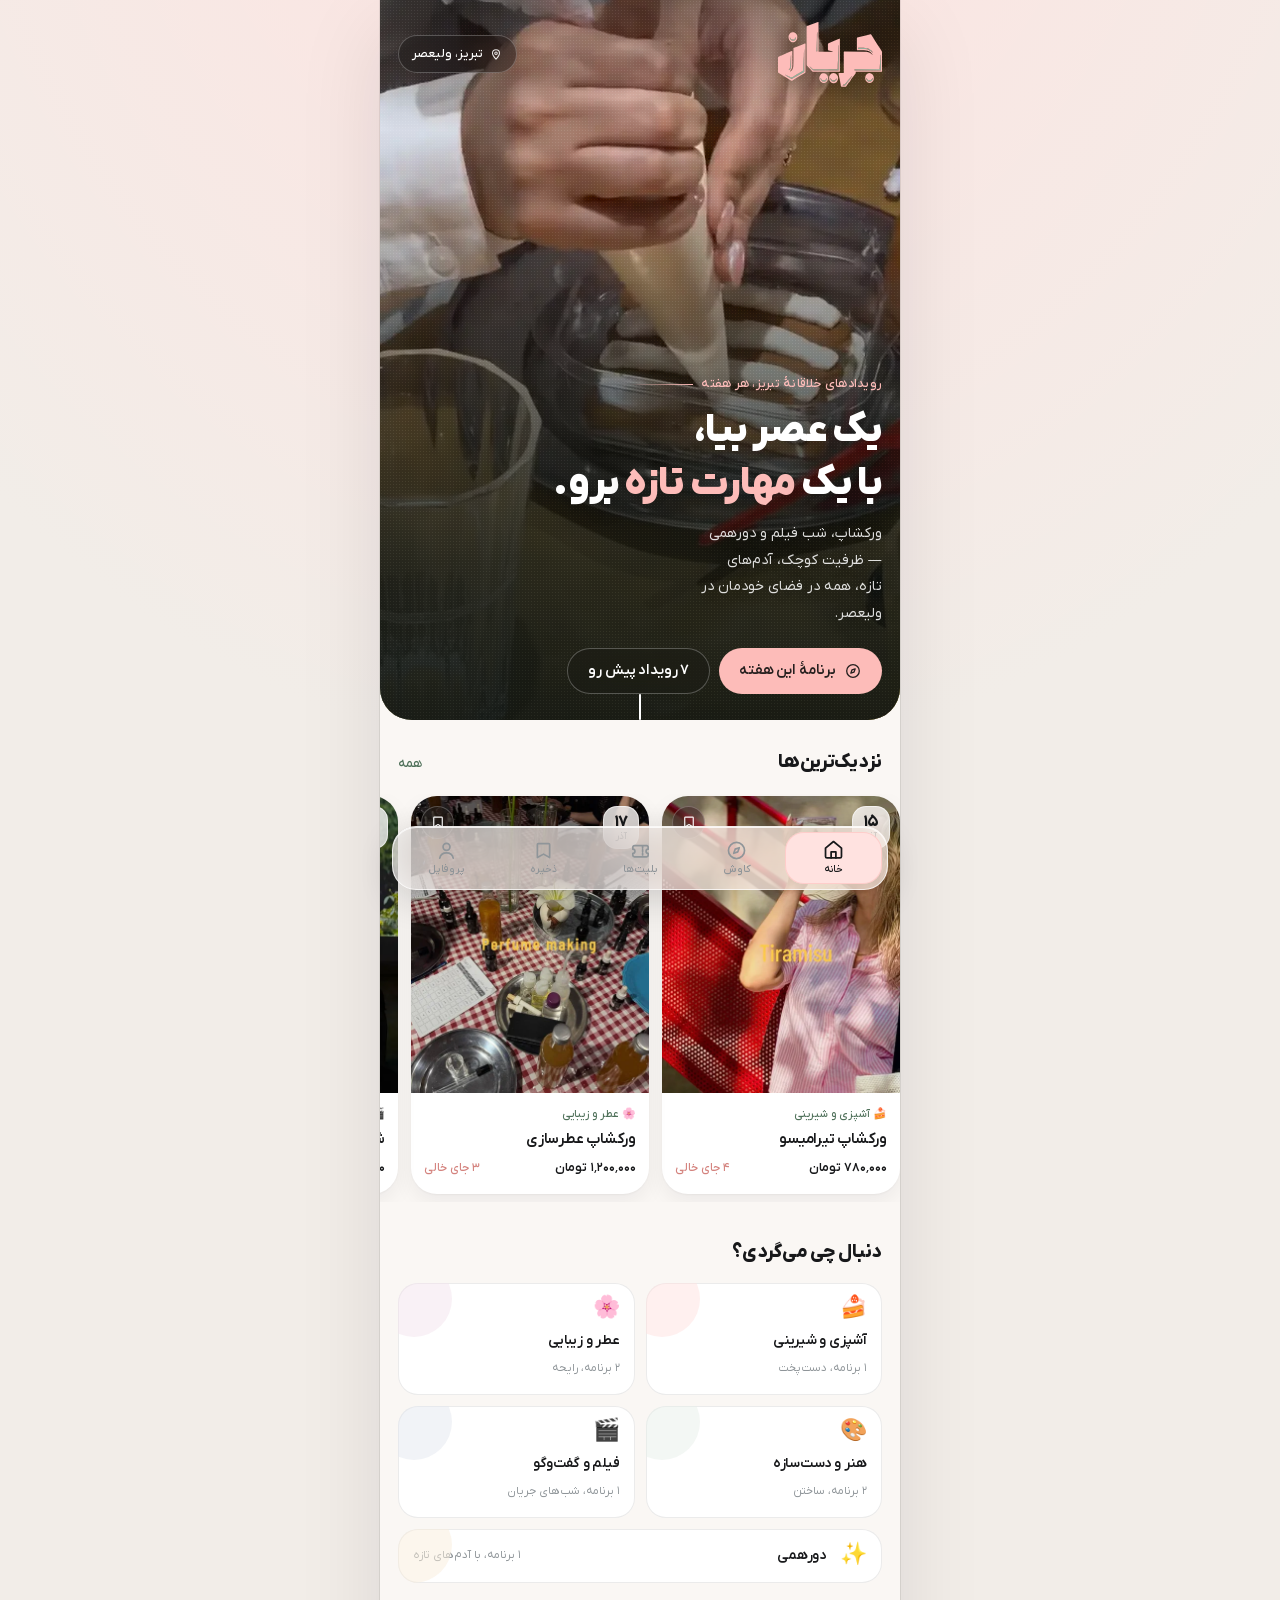
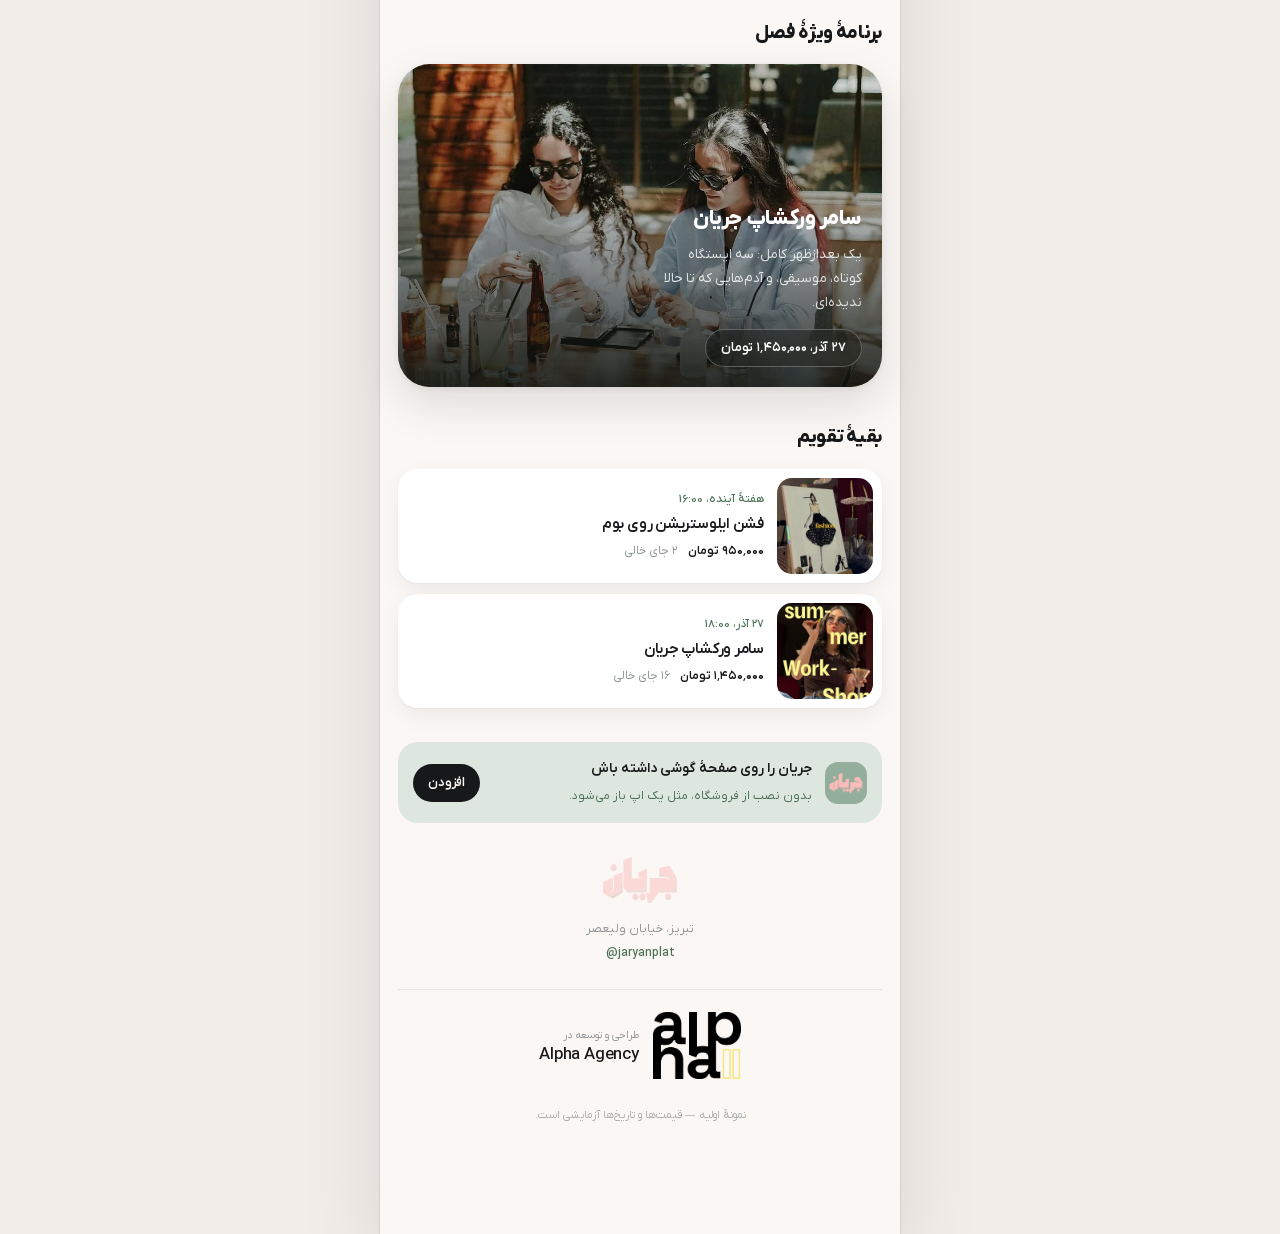
<file: index.html>
<!doctype html>
<html dir="rtl" lang="fa">
<head>
<meta charset="utf-8">
<meta name="viewport" content="width=device-width, initial-scale=1, viewport-fit=cover, maximum-scale=5">
<title>جریان — پلتفرم رویدادهای تبریز</title>
<meta name="description" content="جریان؛ ورکشاپ، شب فیلم و رویدادهای خلاقانه در تبریز، ولیعصر. ببین، جا رزرو کن، بیا.">
<meta name="theme-color" content="#FAF7F4" media="(prefers-color-scheme: light)">
<meta name="theme-color" content="#FAF7F4">
<meta name="apple-mobile-web-app-capable" content="yes">
<meta name="apple-mobile-web-app-status-bar-style" content="default">
<meta name="apple-mobile-web-app-title" content="جریان">
<meta name="mobile-web-app-capable" content="yes">
<meta name="color-scheme" content="light">

<meta property="og:type" content="website">
<meta property="og:title" content="جریان — پلتفرم رویدادهای تبریز">
<meta property="og:description" content="ورکشاپ، شب فیلم و رویدادهای خلاقانه در تبریز، ولیعصر.">
<meta property="og:image" content="assets/img/og.jpg">
<meta property="og:locale" content="fa_IR">
<meta name="twitter:card" content="summary_large_image">

<link rel="manifest" href="manifest.webmanifest">
<link rel="icon" href="assets/icons/favicon-32.png" sizes="32x32">
<link rel="apple-touch-icon" href="assets/icons/icon-180.png">
<link rel="stylesheet" href="css/app.css">

<link rel="preload" as="font" type="font/woff2" href="assets/fonts/IRANYekanXFaNum-Regular.woff2" crossorigin>
<link rel="preload" as="font" type="font/woff2" href="assets/fonts/IRANYekanXFaNum-DemiBold.woff2" crossorigin>
<link rel="preload" as="image" href="media/hero-poster.webp">
</head>
<body>

<!-- the boot veil: the wordmark draws itself in, then lifts -->
<div class="boot" id="boot" aria-hidden="true">
  <div class="boot-mark" id="bootMark"></div>
</div>

<!-- glass top bar — earns its place only after the hero scrolls away -->
<header class="topbar" id="topbar">
  <button class="topbar-back" id="topbarBack" type="button" aria-label="بازگشت">
    <svg viewBox="0 0 24 24" width="21" height="21" fill="none" stroke="currentColor"
         stroke-width="1.9" stroke-linecap="round" stroke-linejoin="round">
      <path d="M9 5l7 7-7 7"/></svg>
  </button>
  <div class="topbar-title" id="topbarTitle">جریان</div>
  <button class="topbar-act" id="topbarAct" type="button" aria-label="ذخیره"></button>
</header>

<main id="app" class="app" tabindex="-1"></main>

<!-- glass tab bar -->
<nav class="tabbar" id="tabbar" aria-label="ناوبری اصلی">
  <div class="tab-pill" id="tabPill" aria-hidden="true"></div>
</nav>

<div class="toast-dock" id="toastDock" aria-live="polite"></div>
<div class="sheet-root" id="sheetRoot"></div>

<script type="module" src="js/app.js"></script>
<noscript>
  <div style="padding:28px;text-align:center">برای دیدن جریان، جاوااسکریپت را روشن کنید.</div>
</noscript>
</body>
</html>
</file>
<file: css/app.css>
/* =========================================================================
   جریان — Tabriz, Valiasr
   Blush on warm paper, sage for structure, glass for every floating thing.
   ========================================================================= */

/* ------------------------------------------------------------------ type */
@font-face{font-family:Yekan;src:url(../assets/fonts/IRANYekanXFaNum-Regular.woff2)format("woff2");
  font-weight:400;font-display:swap}
@font-face{font-family:Yekan;src:url(../assets/fonts/IRANYekanXFaNum-Medium.woff2)format("woff2");
  font-weight:500;font-display:swap}
@font-face{font-family:Yekan;src:url(../assets/fonts/IRANYekanXFaNum-DemiBold.woff2)format("woff2");
  font-weight:600;font-display:swap}
@font-face{font-family:Yekan;src:url(../assets/fonts/IRANYekanXFaNum-ExtraBold.woff2)format("woff2");
  font-weight:800;font-display:swap}
@font-face{font-family:Yekan;src:url(../assets/fonts/IRANYekanXFaNum-Black.woff2)format("woff2");
  font-weight:900;font-display:swap}
/* the FaNum face turns Latin keystrokes into ۰–۹ by itself — never convert in JS.
   Latin passages (jaryanplat, TABRIZ) need the plain face or they come out as digits-only. */
@font-face{font-family:YekanLatin;src:url(../assets/fonts/IRANYekanX-Medium.woff2)format("woff2");
  font-weight:400 700;font-display:swap}

/* ---------------------------------------------------------------- tokens */
:root{
  --blush:#FDBCB9;
  --blush-soft:#FFE2E0;
  --blush-deep:#D4837E;
  --sage:#93AE9B;
  --sage-soft:#DDE7DF;
  --sage-deep:#4E7059;

  --paper:#FAF7F4;
  --paper-2:#F2EDE8;
  --card:#FFFFFF;
  --ink:#17181A;
  --ink-2:#5B6064;
  --ink-3:#8F9599;
  --line:rgba(23,24,26,.085);
  --line-2:rgba(23,24,26,.14);

  --glass:rgba(255,255,255,.62);
  --glass-strong:rgba(255,255,255,.78);
  --glass-dark:rgba(24,26,25,.34);
  --glass-edge:rgba(255,255,255,.72);
  --blur:saturate(180%) blur(30px);

  --r-xs:10px; --r-sm:14px; --r-md:20px; --r-lg:26px; --r-xl:32px;
  --shadow-1:0 1px 2px rgba(23,24,26,.04), 0 8px 22px rgba(23,24,26,.06);
  --shadow-2:0 2px 6px rgba(23,24,26,.06), 0 18px 44px rgba(23,24,26,.12);
  --shadow-glass:0 10px 34px rgba(23,24,26,.16), inset 0 1px 0 rgba(255,255,255,.8);

  --spring:cubic-bezier(.18,1.16,.28,1);
  --ease:cubic-bezier(.32,.72,0,1);

  --shell:520px;
  --gut:18px;
  --safe-b:env(safe-area-inset-bottom,0px);
  --safe-t:env(safe-area-inset-top,0px);
  --tabh:64px;
  --topbarh:calc(52px + var(--safe-t));
}

/* ------------------------------------------------------------------ base */
*,*::before,*::after{box-sizing:border-box}
html,body{margin:0;padding:0}
html{-webkit-text-size-adjust:100%}
body{
  font-family:Yekan,system-ui,sans-serif;
  font-weight:400;font-size:15px;line-height:1.78;
  color:var(--ink);background:var(--paper);
  -webkit-font-smoothing:antialiased;text-rendering:optimizeLegibility;
  overscroll-behavior-y:none;
  min-height:100svh;
}
body.locked{overflow:hidden}
img,svg,video{display:block;max-width:100%}
button{font:inherit;color:inherit;border:0;background:none;padding:0;cursor:pointer;
  -webkit-tap-highlight-color:transparent}
input,textarea,select{font:inherit;color:inherit}
a{color:inherit;text-decoration:none}
:focus-visible{outline:2px solid var(--sage-deep);outline-offset:3px;border-radius:6px}
.ltr{direction:ltr;unicode-bidi:isolate;font-family:YekanLatin,system-ui,sans-serif}
.sr{position:absolute;width:1px;height:1px;padding:0;margin:-1px;overflow:hidden;
  clip:rect(0 0 0 0);white-space:nowrap;border:0}

/* the phone column — on a laptop the preview should read as a phone */
.app{
  width:100%;max-width:var(--shell);margin-inline:auto;
  padding-bottom:calc(var(--tabh) + var(--safe-b) + 34px);
  min-height:100svh;
}
@media (min-width:640px){
  body{background:
    radial-gradient(120% 60% at 50% -10%, var(--blush-soft) 0%, transparent 62%),
    var(--paper-2);}
  .app{background:var(--paper);box-shadow:0 0 0 1px var(--line), 0 30px 80px rgba(23,24,26,.1)}
}

/* --------------------------------------------------------------- boot veil */
.boot{
  position:fixed;inset:0;z-index:120;display:grid;place-items:center;
  background:var(--sage);
  transition:opacity .5s var(--ease), visibility .5s;
}
.boot.gone{opacity:0;visibility:hidden}
.boot-mark{width:min(46vw,210px)}
.boot-mark svg{width:100%;height:auto}
.boot-mark .wm-blush,.boot-mark .wm-sage{
  opacity:0;transform:translateY(14px);
  animation:bootIn .9s var(--spring) forwards;
}
.boot-mark .wm-sage{animation-delay:.06s}
.boot-mark .wm-blush{animation-delay:.14s}
@keyframes bootIn{to{opacity:1;transform:none}}

/* ------------------------------------------------------------------ glass */
.glass{
  background:var(--glass);
  -webkit-backdrop-filter:var(--blur);backdrop-filter:var(--blur);
  border:1px solid var(--glass-edge);
  box-shadow:var(--shadow-glass);
}
@supports not ((backdrop-filter:blur(1px)) or (-webkit-backdrop-filter:blur(1px))){
  .glass{background:rgba(255,255,255,.94)}
}

/* ---------------------------------------------------------------- topbar */
.topbar{
  position:fixed;top:0;left:0;right:0;z-index:60;
  height:var(--topbarh);padding:var(--safe-t) var(--gut) 0;
  max-width:var(--shell);margin-inline:auto;
  display:grid;grid-template-columns:38px 1fr 38px;align-items:center;gap:8px;
  background:var(--glass-strong);
  -webkit-backdrop-filter:var(--blur);backdrop-filter:var(--blur);
  border-bottom:1px solid var(--line);
  transform:translateY(-102%);
  transition:transform .42s var(--ease), opacity .3s linear;
  opacity:0;
}
.topbar.show{transform:none;opacity:1}
.topbar-title{text-align:center;font-weight:600;font-size:15.5px;
  white-space:nowrap;overflow:hidden;text-overflow:ellipsis}
.topbar-back,.topbar-act{
  width:38px;height:38px;display:grid;place-items:center;border-radius:50%;
  color:var(--ink);transition:background .2s, transform .2s var(--spring);
}
.topbar-back:active,.topbar-act:active{background:var(--paper-2);transform:scale(.9)}
.topbar-back[hidden],.topbar-act[hidden]{visibility:hidden}
.topbar-act.on{color:var(--blush-deep)}

/* ---------------------------------------------------------------- tabbar */
.tabbar{
  position:fixed;z-index:70;
  bottom:calc(10px + var(--safe-b));
  left:max(12px, calc(50% - var(--shell)/2 + 12px));
  right:max(12px, calc(50% - var(--shell)/2 + 12px));
  height:var(--tabh);border-radius:24px;
  display:grid;grid-auto-flow:column;grid-auto-columns:1fr;
  align-items:center;padding:5px;
  background:var(--glass);
  -webkit-backdrop-filter:var(--blur);backdrop-filter:var(--blur);
  border:1px solid var(--glass-edge);
  box-shadow:var(--shadow-glass);
  transition:transform .44s var(--ease);
}
.tabbar.hide{transform:translateY(calc(100% + 22px + var(--safe-b)))}
@supports not ((backdrop-filter:blur(1px)) or (-webkit-backdrop-filter:blur(1px))){
  .tabbar{background:rgba(255,255,255,.95)}
}
.tab-pill{
  position:absolute;top:5px;bottom:5px;left:0;width:0;
  border-radius:19px;background:var(--blush-soft);
  box-shadow:inset 0 0 0 1px rgba(253,188,185,.55);
  transition:transform .5s var(--spring), width .5s var(--spring), opacity .2s;
  pointer-events:none;
}
.tab{
  position:relative;z-index:1;height:100%;
  display:grid;place-items:center;align-content:center;gap:1px;
  color:var(--ink-3);border-radius:19px;
  transition:color .28s var(--ease), transform .3s var(--spring);
}
.tab svg{width:23px;height:23px;transition:transform .4s var(--spring)}
.tab-label{font-size:10.5px;font-weight:500;letter-spacing:-.01em;line-height:1.4}
.tab.on{color:var(--ink)}
.tab.on svg{transform:translateY(-1px) scale(1.04)}
.tab:active{transform:scale(.93)}
.tab-dot{
  position:absolute;top:9px;inset-inline-start:calc(50% - 15px);
  min-width:16px;height:16px;padding:0 4px;border-radius:9px;
  background:var(--ink);color:var(--paper);
  font-size:10px;font-weight:600;line-height:16px;text-align:center;
}

/* ------------------------------------------------------------------ view */
.view{animation:viewIn .42s var(--ease)}
@keyframes viewIn{from{opacity:0;transform:translateY(9px)}to{opacity:1;transform:none}}
.pad{padding-inline:var(--gut)}
.section{margin-top:34px}
.section-head{
  display:flex;align-items:baseline;justify-content:space-between;gap:12px;
  padding-inline:var(--gut);margin-bottom:14px;
}
.section-head h2{margin:0;font-size:19px;font-weight:800;letter-spacing:-.015em}
.section-head .more{font-size:13px;font-weight:500;color:var(--sage-deep)}
.section-sub{margin:-8px var(--gut) 14px;font-size:13px;color:var(--ink-3)}

/* ------------------------------------------------------------------ hero */
.hero{position:relative;height:min(86svh,720px);min-height:520px;overflow:hidden;
  border-bottom-left-radius:var(--r-xl);border-bottom-right-radius:var(--r-xl);
  background:var(--sage-deep)}
.hero video,.hero .hero-poster{
  position:absolute;inset:0;width:100%;height:100%;object-fit:cover;
}
.hero video{opacity:0;transition:opacity .9s ease .1s}
.hero video.ready{opacity:1}
.hero-scrim{
  position:absolute;inset:0;
  /* The clip is a busy, warm, high-key workshop table — white type needs a
     real floor under it, not a polite tint. Two stacked ramps: a heavy one
     from the bottom through the headline, a light one at the top for the
     wordmark and the location chip. */
  background:
    linear-gradient(to top, rgba(14,18,15,.92) 0%, rgba(14,18,15,.82) 22%,
                    rgba(14,18,15,.58) 44%, rgba(14,18,15,.18) 68%,
                    rgba(14,18,15,.05) 82%, rgba(14,18,15,.44) 100%),
    linear-gradient(to top, rgba(78,112,89,.28), transparent 60%);
}
.hero-grain{position:absolute;inset:0;opacity:.5;mix-blend-mode:soft-light;
  background-image:radial-gradient(rgba(255,255,255,.5) .5px, transparent .5px);
  background-size:3px 3px}
.hero-body{
  position:absolute;inset:0;z-index:2;
  display:flex;flex-direction:column;justify-content:space-between;
  padding:calc(var(--safe-t) + 22px) var(--gut) 26px;
}
.hero-top{display:flex;align-items:center;justify-content:space-between;gap:10px}
.hero-mark{width:104px}
.hero-mark svg{width:100%;height:auto;filter:drop-shadow(0 3px 16px rgba(0,0,0,.4))}
.hero-chip{
  display:inline-flex;align-items:center;gap:6px;
  padding:7px 13px;border-radius:999px;font-size:12.5px;font-weight:500;color:#fff;
  background:var(--glass-dark);
  -webkit-backdrop-filter:blur(18px) saturate(160%);backdrop-filter:blur(18px) saturate(160%);
  border:1px solid rgba(255,255,255,.24);
}
.hero-chip svg{width:14px;height:14px;opacity:.9}
.hero-copy{color:#fff}
.hero-kicker{
  font-size:12.5px;font-weight:500;letter-spacing:.02em;
  color:var(--blush);margin-bottom:10px;
  display:flex;align-items:center;gap:8px;
}
.hero-kicker::after{content:"";height:1px;flex:1;max-width:64px;
  background:linear-gradient(to left, var(--blush), transparent)}
.hero h1{
  margin:0 0 10px;font-size:clamp(30px,8.4vw,40px);font-weight:900;
  line-height:1.32;letter-spacing:-.022em;
  text-shadow:0 2px 22px rgba(0,0,0,.35);
}
.hero h1 em{font-style:normal;color:var(--blush)}
.hero-lede{margin:0 0 20px;font-size:14.5px;line-height:1.85;color:rgba(255,255,255,.86);
  max-width:31ch;text-shadow:0 1px 14px rgba(0,0,0,.4)}
.hero-cta{display:flex;gap:9px;flex-wrap:wrap}
.hero-scroll{
  position:absolute;bottom:0;left:50%;transform:translateX(-50%);
  width:2px;height:26px;border-radius:2px;overflow:hidden;
  background:rgba(255,255,255,.22);
}
.hero-scroll::after{content:"";position:absolute;inset:0;background:#fff;
  animation:scrollCue 2.1s var(--ease) infinite}
@keyframes scrollCue{0%{transform:translateY(-100%)}60%,100%{transform:translateY(100%)}}

/* --------------------------------------------------------------- buttons */
.btn{
  display:inline-flex;align-items:center;justify-content:center;gap:8px;
  height:46px;padding:0 20px;border-radius:999px;
  font-weight:600;font-size:14.5px;letter-spacing:-.01em;white-space:nowrap;
  transition:transform .26s var(--spring), background .2s, opacity .2s, box-shadow .2s;
}
.btn:active{transform:scale(.955)}
.btn svg{width:18px;height:18px}
.btn-ink{background:var(--ink);color:var(--paper)}
.btn-blush{background:var(--blush);color:#26201F}
.btn-sage{background:var(--sage-deep);color:#fff}
.btn-quiet{background:var(--paper-2);color:var(--ink)}
.btn-line{box-shadow:inset 0 0 0 1px var(--line-2);color:var(--ink)}
.btn-glass{
  color:#fff;background:var(--glass-dark);
  -webkit-backdrop-filter:blur(18px) saturate(160%);backdrop-filter:blur(18px) saturate(160%);
  border:1px solid rgba(255,255,255,.26);
}
.btn-block{width:100%}
.btn[disabled]{opacity:.42;pointer-events:none}
.btn-sm{height:38px;padding:0 15px;font-size:13px}

/* ----------------------------------------------------------------- chips */
.chiprow{
  display:flex;gap:8px;overflow-x:auto;scrollbar-width:none;
  padding:2px var(--gut) 4px;scroll-snap-type:x proximity;
}
.chiprow::-webkit-scrollbar{display:none}
.chip{
  flex:0 0 auto;scroll-snap-align:start;
  height:36px;padding:0 15px;border-radius:999px;
  display:inline-flex;align-items:center;gap:7px;
  font-size:13px;font-weight:500;color:var(--ink-2);
  background:var(--card);box-shadow:inset 0 0 0 1px var(--line);
  transition:all .28s var(--spring);
}
.chip .emo{font-size:14px;line-height:1}
.chip.on{background:var(--ink);color:var(--paper);box-shadow:none;transform:translateY(-1px)}
.chip:active{transform:scale(.95)}

/* ----------------------------------------------------------------- cards */
.rail{
  display:flex;gap:13px;overflow-x:auto;scrollbar-width:none;
  padding:2px var(--gut) 8px;scroll-snap-type:x mandatory;
}
.rail::-webkit-scrollbar{display:none}
.rail > *{scroll-snap-align:start;flex:0 0 auto}

.ecard{
  /* every part of a card is a <span> inside a <button> — nothing here is
     block-level unless it is said out loud, and an inline .ecard-shot quietly
     ignores its aspect-ratio and overflows the card */
  display:block;
  position:relative;width:238px;border-radius:var(--r-lg);overflow:hidden;
  background:var(--card);box-shadow:var(--shadow-1);
  transition:transform .34s var(--spring), box-shadow .3s;
  text-align:start;
}
.ecard:active{transform:scale(.975)}
.ecard-open{display:block;width:100%;text-align:start;color:inherit}
.ecard-shot{display:block;position:relative;aspect-ratio:4/5;background:var(--paper-2);overflow:hidden}
.ecard-shot img{width:100%;height:100%;object-fit:cover}
.ecard-date{
  position:absolute;top:10px;inset-inline-start:10px;
  padding:6px 10px 5px;border-radius:14px;text-align:center;line-height:1.15;
  background:var(--glass-strong);
  -webkit-backdrop-filter:blur(16px) saturate(160%);backdrop-filter:blur(16px) saturate(160%);
  border:1px solid rgba(255,255,255,.6);
}
.ecard-date b{display:block;font-size:16px;font-weight:800;letter-spacing:-.02em}
.ecard-date span{display:block;font-size:10px;font-weight:500;color:var(--ink-2)}
.ecard-save{
  position:absolute;z-index:2;top:10px;inset-inline-end:10px;
  width:33px;height:33px;border-radius:50%;display:grid;place-items:center;color:#fff;
  background:var(--glass-dark);
  -webkit-backdrop-filter:blur(14px);backdrop-filter:blur(14px);
  border:1px solid rgba(255,255,255,.24);
  transition:transform .3s var(--spring), background .2s;
}
.ecard-save svg{width:16px;height:16px}
.ecard-save.on{background:var(--blush);color:#26201F;border-color:transparent}
.ecard-save:active{transform:scale(.85)}
.ecard-body{display:block;padding:12px 13px 14px}
.ecard-cat{display:block;font-size:11px;font-weight:500;color:var(--sage-deep);margin-bottom:3px}
.ecard-title{font-size:15px;font-weight:600;line-height:1.5;letter-spacing:-.015em;
  margin:0 0 7px;display:-webkit-box;-webkit-line-clamp:2;-webkit-box-orient:vertical;
  overflow:hidden}
.ecard-meta{display:flex;align-items:center;justify-content:space-between;gap:8px;
  font-size:12px;color:var(--ink-3)}
.ecard-price{font-weight:600;color:var(--ink);font-size:12.5px}
.ecard-left{color:var(--blush-deep);font-weight:500}

/* wide list row */
.erow{
  display:grid;grid-template-columns:96px 1fr;gap:13px;align-items:stretch;
  padding:9px;border-radius:var(--r-md);background:var(--card);
  box-shadow:var(--shadow-1);text-align:start;width:100%;
  transition:transform .3s var(--spring);
}
.erow + .erow{margin-top:11px}
.erow:active{transform:scale(.985)}
.erow-shot{display:block;aspect-ratio:1;border-radius:15px;overflow:hidden;background:var(--paper-2)}
.erow-shot img{width:100%;height:100%;object-fit:cover}
.erow-body{display:flex;flex-direction:column;justify-content:center;gap:3px;padding-block:2px}
.erow-when{font-size:11.5px;font-weight:500;color:var(--sage-deep)}
.erow-title{font-size:15px;font-weight:600;letter-spacing:-.015em;line-height:1.5;margin:0}
.erow-foot{display:flex;align-items:center;gap:10px;font-size:12px;color:var(--ink-3);
  margin-top:2px}
.erow-foot b{color:var(--ink);font-weight:600}

/* the big editorial card */
.feature{
  position:relative;margin-inline:var(--gut);border-radius:var(--r-xl);overflow:hidden;
  aspect-ratio:3/2;box-shadow:var(--shadow-2);display:block;width:calc(100% - var(--gut)*2);
  text-align:start;
}
.feature img{position:absolute;inset:0;width:100%;height:100%;object-fit:cover}
.feature-scrim{position:absolute;inset:0;
  background:linear-gradient(to top, rgba(14,18,15,.84), rgba(14,18,15,.22) 55%, transparent)}
.feature-body{position:absolute;inset-inline:0;bottom:0;padding:20px;color:#fff}
.feature-body h3,.feature-body p{display:block}
.feature-body h3{margin:0 0 6px;font-size:21px;font-weight:800;letter-spacing:-.02em}
.feature-body p{margin:0 0 14px;font-size:13.5px;color:rgba(255,255,255,.82);max-width:34ch}

/* category tiles */
.cats{display:grid;grid-template-columns:repeat(2,1fr);gap:11px;padding-inline:var(--gut)}
/* five categories in a two-up grid leave an orphan; let it run the full width
   so the row reads as a decision, not a gap */
.cats > :last-child:nth-child(odd){grid-column:span 2;display:flex;align-items:center;gap:14px}
.cats > :last-child:nth-child(odd) .emo{margin:0}
.cats > :last-child:nth-child(odd) > span:last-child{margin-inline-start:auto}
.cat{
  position:relative;border-radius:var(--r-md);padding:15px 15px 14px;text-align:start;
  background:var(--card);box-shadow:inset 0 0 0 1px var(--line);
  transition:transform .3s var(--spring), box-shadow .25s;
  overflow:hidden;
}
.cat:active{transform:scale(.97)}
.cat .emo{font-size:22px;line-height:1;display:block;margin-bottom:9px}
.cat b{display:block;font-size:14px;font-weight:600;letter-spacing:-.015em}
.cat span{font-size:11.5px;color:var(--ink-3)}
.cat::after{content:"";position:absolute;inset-inline-end:-22px;top:-22px;
  width:76px;height:76px;border-radius:50%;background:var(--tint,var(--blush-soft));opacity:.5}

/* -------------------------------------------------------------- discover */
.searchwrap{padding:0 var(--gut);margin-bottom:14px}
.search{
  display:flex;align-items:center;gap:9px;height:46px;padding:0 15px;
  border-radius:16px;background:var(--card);box-shadow:inset 0 0 0 1px var(--line);
  transition:box-shadow .25s;
}
.search:focus-within{box-shadow:inset 0 0 0 1.6px var(--sage)}
.search svg{width:18px;height:18px;color:var(--ink-3);flex:0 0 auto}
.search input{flex:1;border:0;background:none;outline:none;font-size:14.5px;min-width:0}
.search input::placeholder{color:var(--ink-3)}
.search button{color:var(--ink-3);display:grid;place-items:center}
.results-note{padding:0 var(--gut);font-size:12.5px;color:var(--ink-3);margin-bottom:12px}
.grid2{display:grid;grid-template-columns:repeat(2,1fr);gap:13px;padding-inline:var(--gut);
  align-items:start}
.grid2 .ecard{width:100%}
/* two-up cards are ~160px wide: price and seats will not share a line without
   breaking mid-word, so they stack */
.grid2 .ecard-meta{display:block}
.grid2 .ecard-price{display:block;margin-bottom:1px}

/* ------------------------------------------------------------ event page */
.ev-hero{position:relative;aspect-ratio:4/5;max-height:62svh;overflow:hidden;background:var(--paper-2);
  border-bottom-left-radius:var(--r-xl);border-bottom-right-radius:var(--r-xl)}
.ev-hero img{width:100%;height:100%;object-fit:cover}
.ev-hero .hero-scrim{background:linear-gradient(to top, rgba(14,18,15,.8), transparent 46%,
  rgba(14,18,15,.36))}
.ev-nav{
  position:absolute;top:calc(var(--safe-t) + 12px);inset-inline:var(--gut);
  display:flex;align-items:center;justify-content:space-between;z-index:2;
}
.ev-round{
  width:40px;height:40px;border-radius:50%;display:grid;place-items:center;color:#fff;
  background:var(--glass-dark);
  -webkit-backdrop-filter:blur(18px) saturate(160%);backdrop-filter:blur(18px) saturate(160%);
  border:1px solid rgba(255,255,255,.24);
  transition:transform .3s var(--spring), background .2s;
}
.ev-round svg{width:19px;height:19px}
.ev-round:active{transform:scale(.88)}
.ev-round.on{background:var(--blush);color:#26201F;border-color:transparent}
.ev-caption{position:absolute;inset-inline:0;bottom:0;padding:20px var(--gut);color:#fff;z-index:2}
.ev-caption .hero-chip{margin-bottom:11px}
.ev-caption h1{margin:0;font-size:clamp(24px,6.6vw,30px);font-weight:800;line-height:1.42;
  letter-spacing:-.022em;text-shadow:0 2px 20px rgba(0,0,0,.35)}

.ev-facts{display:grid;grid-template-columns:repeat(3,1fr);gap:9px;
  padding:18px var(--gut) 0}
.fact{background:var(--card);border-radius:var(--r-sm);padding:12px 10px;text-align:center;
  box-shadow:inset 0 0 0 1px var(--line)}
.fact svg{width:18px;height:18px;color:var(--sage-deep);margin:0 auto 6px}
.fact b{display:block;font-size:13px;font-weight:600;letter-spacing:-.01em}
.fact span{font-size:11px;color:var(--ink-3)}

.prose{padding:0 var(--gut);font-size:14.5px;line-height:1.95;color:var(--ink-2)}
.prose p{margin:0 0 13px}
.prose strong{color:var(--ink);font-weight:600}
.h3{margin:0 0 12px;padding-inline:var(--gut);font-size:17px;font-weight:800;
  letter-spacing:-.018em;color:var(--ink)}

.learn{list-style:none;margin:0;padding:0 var(--gut);display:grid;gap:10px}
.learn li{display:grid;grid-template-columns:24px 1fr;gap:11px;align-items:start;
  font-size:14px;color:var(--ink-2);line-height:1.7}
.learn i{width:24px;height:24px;border-radius:50%;display:grid;place-items:center;
  background:var(--sage-soft);color:var(--sage-deep);margin-top:3px}
.learn i svg{width:13px;height:13px}

.gallery{display:flex;gap:9px;overflow-x:auto;scrollbar-width:none;padding:0 var(--gut)}
.gallery::-webkit-scrollbar{display:none}
.gallery img{flex:0 0 auto;width:132px;aspect-ratio:4/5;object-fit:cover;border-radius:var(--r-sm)}

.mapcard{
  margin:0 var(--gut);border-radius:var(--r-md);overflow:hidden;background:var(--card);
  box-shadow:inset 0 0 0 1px var(--line);
}
.mapcard-top{height:126px;position:relative;
  background:
    linear-gradient(115deg, var(--sage-soft), #EAF0EB 60%, var(--blush-soft));
}
.mapcard-top::before,.mapcard-top::after{content:"";position:absolute;background:rgba(78,112,89,.16)}
.mapcard-top::before{inset-inline:0;top:56%;height:9px;transform:rotate(-4deg)}
.mapcard-top::after{top:0;bottom:0;inset-inline-end:34%;width:7px;transform:rotate(6deg)}
.mapcard-pin{
  position:absolute;top:50%;left:50%;transform:translate(-50%,-62%);
  width:34px;height:34px;border-radius:50%;display:grid;place-items:center;
  background:var(--ink);color:var(--paper);box-shadow:0 8px 18px rgba(23,24,26,.28);
}
.mapcard-pin::after{content:"";position:absolute;inset:-9px;border-radius:50%;
  border:2px solid rgba(23,24,26,.16);animation:ping 2.6s var(--ease) infinite}
@keyframes ping{0%{transform:scale(.7);opacity:1}100%{transform:scale(1.5);opacity:0}}
.mapcard-body{padding:14px 15px;display:flex;align-items:center;justify-content:space-between;gap:12px}
.mapcard-body b{display:block;font-size:14px;font-weight:600}
.mapcard-body span{font-size:12px;color:var(--ink-3)}

.hostcard{
  margin:0 var(--gut);padding:14px;border-radius:var(--r-md);background:var(--card);
  box-shadow:inset 0 0 0 1px var(--line);
  display:grid;grid-template-columns:48px 1fr auto;gap:13px;align-items:center;
}
.hostcard .av{width:48px;height:48px;border-radius:50%;overflow:hidden;background:var(--sage)}
.hostcard .av svg{width:100%;height:100%}
.hostcard b{display:block;font-size:14.5px;font-weight:600}
.hostcard span{font-size:12px;color:var(--ink-3)}

/* sticky buy bar */
.buybar{
  position:fixed;z-index:65;
  bottom:calc(var(--tabh) + var(--safe-b) + 26px);
  left:max(12px, calc(50% - var(--shell)/2 + 12px));
  right:max(12px, calc(50% - var(--shell)/2 + 12px));
  border-radius:22px;padding:9px 9px 9px 16px;
  display:flex;align-items:center;justify-content:space-between;gap:12px;
  background:var(--glass);
  -webkit-backdrop-filter:var(--blur);backdrop-filter:var(--blur);
  border:1px solid var(--glass-edge);box-shadow:var(--shadow-glass);
  transform:translateY(calc(100% + 90px));
  transition:transform .5s var(--spring);
}
.buybar.show{transform:none}
.buybar-price b{display:block;font-size:16px;font-weight:800;letter-spacing:-.02em;line-height:1.35}
.buybar-price span{font-size:11.5px;color:var(--ink-3)}
@supports not ((backdrop-filter:blur(1px)) or (-webkit-backdrop-filter:blur(1px))){
  .buybar{background:rgba(255,255,255,.95)}
}

/* --------------------------------------------------------------- tickets */
.seg{
  display:grid;grid-auto-flow:column;grid-auto-columns:1fr;gap:2px;position:relative;
  margin:0 var(--gut) 18px;padding:3px;border-radius:14px;background:var(--paper-2);
}
.seg-pill{position:absolute;top:3px;bottom:3px;left:0;border-radius:11px;background:var(--card);
  box-shadow:var(--shadow-1);transition:transform .44s var(--spring), width .44s var(--spring)}
.seg button{position:relative;z-index:1;height:34px;font-size:13px;font-weight:500;
  color:var(--ink-3);transition:color .3s}
.seg button.on{color:var(--ink);font-weight:600}

.ticket{
  position:relative;margin:0 var(--gut) 14px;border-radius:var(--r-md);
  background:var(--card);box-shadow:var(--shadow-1);overflow:hidden;
}
.ticket.past{opacity:.62}
.ticket-top{display:grid;grid-template-columns:1fr auto;gap:13px;padding:15px 16px 13px;
  align-items:start}
.ticket-top h3{margin:0 0 4px;font-size:15.5px;font-weight:600;letter-spacing:-.015em}
.ticket-top .when{font-size:12.5px;color:var(--sage-deep);font-weight:500}
.ticket-top .where{font-size:12px;color:var(--ink-3)}
.ticket-shot{width:60px;height:60px;border-radius:14px;object-fit:cover}
.ticket-rip{position:relative;height:1px;margin:0 16px;
  background:repeating-linear-gradient(to left, var(--line-2) 0 6px, transparent 6px 12px)}
.ticket-rip::before,.ticket-rip::after{content:"";position:absolute;top:-9px;
  width:18px;height:18px;border-radius:50%;background:var(--paper)}
@media (min-width:640px){.ticket-rip::before,.ticket-rip::after{background:var(--paper)}}
.ticket-rip::before{inset-inline-start:-25px}
.ticket-rip::after{inset-inline-end:-25px}
.ticket-bot{display:flex;align-items:center;justify-content:space-between;gap:14px;
  padding:14px 16px 16px}
.ticket-code{display:flex;flex-direction:column;gap:3px}
.ticket-code span{font-size:11px;color:var(--ink-3)}
.ticket-code b{font-size:14px;font-weight:600;letter-spacing:.06em}
.qr{width:62px;height:62px;border-radius:10px;image-rendering:pixelated;background:#fff}
.ticket-state{
  font-size:11px;font-weight:600;padding:4px 10px;border-radius:999px;
  background:var(--sage-soft);color:var(--sage-deep);
}
.ticket-state.used{background:var(--paper-2);color:var(--ink-3)}

/* --------------------------------------------------------------- profile */
.pro-head{padding:calc(var(--safe-t) + 34px) var(--gut) 0;text-align:center}
.pro-av{
  width:84px;height:84px;margin:0 auto 13px;border-radius:50%;position:relative;
  /* blush straight into sage muddies through brown at the midpoint — stay
     inside one hue and let the blush letter carry the brand */
  background:linear-gradient(152deg,#A9C1B0,#7B9985);
  display:grid;place-items:center;color:var(--blush);font-size:30px;font-weight:800;
  box-shadow:0 12px 30px rgba(147,174,155,.4);
}
.pro-av .edit{
  position:absolute;bottom:-2px;inset-inline-end:-2px;width:29px;height:29px;border-radius:50%;
  background:var(--card);display:grid;place-items:center;color:var(--ink);
  box-shadow:var(--shadow-1);
}
.pro-av .edit svg{width:14px;height:14px}
.pro-name{margin:0;font-size:21px;font-weight:800;letter-spacing:-.02em}
.pro-sub{font-size:12.5px;color:var(--ink-3);margin-top:2px}
.pro-stats{
  display:grid;grid-template-columns:repeat(3,1fr);margin:20px var(--gut) 0;
  padding:15px 6px;border-radius:var(--r-md);background:var(--card);
  box-shadow:inset 0 0 0 1px var(--line);
}
.pro-stats div{text-align:center;position:relative}
.pro-stats div + div::before{content:"";position:absolute;inset-inline-start:0;top:12%;bottom:12%;
  width:1px;background:var(--line)}
.pro-stats b{display:block;font-size:19px;font-weight:800;letter-spacing:-.02em}
.pro-stats span{font-size:11.5px;color:var(--ink-3)}

.menu{margin:0 var(--gut);border-radius:var(--r-md);background:var(--card);overflow:hidden;
  box-shadow:inset 0 0 0 1px var(--line)}
.menu + .menu{margin-top:14px}
.mrow{
  display:grid;grid-template-columns:36px 1fr auto;gap:12px;align-items:center;
  width:100%;padding:13px 15px;text-align:start;
  transition:background .18s;
}
.mrow + .mrow{box-shadow:inset 0 1px 0 var(--line)}
.mrow:active{background:var(--paper-2)}
.mrow i{width:36px;height:36px;border-radius:11px;display:grid;place-items:center;
  background:var(--paper-2);color:var(--ink)}
.mrow i svg{width:17px;height:17px}
.mrow b{font-size:14.5px;font-weight:500}
.mrow em{font-style:normal;font-size:12px;color:var(--ink-3);display:block;line-height:1.5}
.mrow .go{color:var(--ink-3)}
.mrow .go svg{width:16px;height:16px}
.mrow .val{font-size:13px;color:var(--ink-3)}

/* --------------------------------------------------------------- host */
.host-lock{padding:calc(var(--safe-t) + 60px) var(--gut) 0;text-align:center;max-width:340px;
  margin-inline:auto}
.host-lock .ring{
  width:66px;height:66px;margin:0 auto 18px;border-radius:50%;display:grid;place-items:center;
  background:var(--sage-soft);color:var(--sage-deep);
}
.host-lock h2{margin:0 0 6px;font-size:21px;font-weight:800;letter-spacing:-.02em}
.host-lock p{margin:0 0 24px;font-size:13.5px;color:var(--ink-3);line-height:1.8}
.pin{display:flex;gap:10px;justify-content:center;margin-bottom:20px;direction:ltr}
.pin span{
  width:46px;height:56px;border-radius:14px;background:var(--card);
  box-shadow:inset 0 0 0 1px var(--line);display:grid;place-items:center;
  font-size:22px;font-weight:700;transition:all .26s var(--spring);
}
.pin span.filled{box-shadow:inset 0 0 0 1.6px var(--sage);background:var(--sage-soft)}
.pin.bad{animation:shake .42s}
@keyframes shake{10%,90%{transform:translateX(-2px)}30%,70%{transform:translateX(5px)}
  50%{transform:translateX(-5px)}}
.keypad{display:grid;grid-template-columns:repeat(3,1fr);gap:11px;max-width:270px;
  margin:0 auto;
  /* a phone keypad is never mirrored — 1 stays top-left in every locale */
  direction:ltr}
.keypad button{
  height:56px;border-radius:17px;background:var(--card);box-shadow:inset 0 0 0 1px var(--line);
  font-size:21px;font-weight:600;transition:transform .2s var(--spring), background .18s;
}
.keypad button:active{transform:scale(.93);background:var(--paper-2)}
.keypad button.wide{grid-column:span 1;font-size:14px;font-weight:500;color:var(--ink-3)}

.board-head{padding:calc(var(--safe-t) + 22px) var(--gut) 0;
  display:flex;align-items:center;justify-content:space-between;gap:12px}
.board-head h1{margin:0;font-size:24px;font-weight:800;letter-spacing:-.022em}
.kpis{display:grid;grid-template-columns:repeat(3,1fr);gap:9px;padding:18px var(--gut) 0}
.kpi{background:var(--card);border-radius:var(--r-sm);padding:13px 11px;
  box-shadow:inset 0 0 0 1px var(--line)}
.kpi b{display:block;font-size:21px;font-weight:800;letter-spacing:-.025em;line-height:1.3}
.kpi span{font-size:11px;color:var(--ink-3)}
.att{
  display:grid;grid-template-columns:38px 1fr auto;gap:12px;align-items:center;
  padding:12px 15px;
}
.att + .att{box-shadow:inset 0 1px 0 var(--line)}
.att .av{width:38px;height:38px;border-radius:50%;display:grid;place-items:center;
  background:var(--blush-soft);color:var(--blush-deep);font-weight:700;font-size:14px}
.att b{display:block;font-size:14px;font-weight:500}
.att span{font-size:11.5px;color:var(--ink-3)}
.check{
  width:30px;height:30px;border-radius:50%;display:grid;place-items:center;
  box-shadow:inset 0 0 0 1.5px var(--line-2);color:transparent;
  transition:all .3s var(--spring);
}
.check svg{width:15px;height:15px}
.check.on{background:var(--sage-deep);color:#fff;box-shadow:none;transform:scale(1.04)}

/* --------------------------------------------------------------- sheets */
.sheet-root{position:fixed;inset:0;z-index:100;pointer-events:none}
.sheet-veil{
  position:absolute;inset:0;background:rgba(20,22,21,.4);opacity:0;
  -webkit-backdrop-filter:blur(3px);backdrop-filter:blur(3px);
  transition:opacity .38s var(--ease);
}
.sheet-root.open{pointer-events:auto}
.sheet-root.open .sheet-veil{opacity:1}
.sheet{
  position:absolute;inset-inline:0;bottom:0;margin-inline:auto;max-width:var(--shell);
  max-height:88svh;overflow-y:auto;-webkit-overflow-scrolling:touch;
  border-radius:var(--r-xl) var(--r-xl) 0 0;
  padding:10px var(--gut) calc(24px + var(--safe-b));
  background:var(--glass-strong);
  -webkit-backdrop-filter:var(--blur);backdrop-filter:var(--blur);
  border-top:1px solid var(--glass-edge);
  box-shadow:0 -18px 60px rgba(23,24,26,.22);
  transform:translateY(101%);
  transition:transform .48s var(--spring);
}
.sheet-root.open .sheet{transform:none}
@supports not ((backdrop-filter:blur(1px)) or (-webkit-backdrop-filter:blur(1px))){
  .sheet{background:#fff}
}
.sheet-grip{width:38px;height:4px;border-radius:3px;background:var(--line-2);
  margin:0 auto 14px}
.sheet h2{margin:0 0 4px;font-size:20px;font-weight:800;letter-spacing:-.02em}
.sheet .lede{margin:0 0 20px;font-size:13.5px;color:var(--ink-3);line-height:1.75}

.field{margin-bottom:14px}
.field label{display:block;font-size:12.5px;font-weight:500;color:var(--ink-2);
  margin-bottom:7px}
.field input,.field textarea,.field select{
  width:100%;height:48px;padding:0 15px;border-radius:15px;border:0;
  background:var(--card);box-shadow:inset 0 0 0 1px var(--line);
  outline:none;font-size:14.5px;transition:box-shadow .22s;
}
.field textarea{height:auto;padding:13px 15px;line-height:1.8;resize:vertical;min-height:96px}
.field input:focus,.field textarea:focus{box-shadow:inset 0 0 0 1.6px var(--sage)}
.field .hint{font-size:11.5px;color:var(--ink-3);margin-top:6px}

.stepper{display:flex;align-items:center;justify-content:space-between;gap:14px;
  padding:12px 15px;border-radius:15px;background:var(--card);
  box-shadow:inset 0 0 0 1px var(--line);margin-bottom:14px}
.stepper b{font-size:14.5px;font-weight:500}
.stepper span{font-size:12px;color:var(--ink-3);display:block}
.stepper-ctl{display:flex;align-items:center;gap:6px}
.stepper-ctl button{width:34px;height:34px;border-radius:50%;background:var(--paper-2);
  display:grid;place-items:center;font-size:19px;font-weight:600;line-height:1;
  transition:transform .2s var(--spring)}
.stepper-ctl button:active{transform:scale(.88)}
.stepper-ctl button[disabled]{opacity:.35;pointer-events:none}
.stepper-ctl output{min-width:30px;text-align:center;font-size:17px;font-weight:700}

.tally{padding:14px 15px;border-radius:15px;background:var(--card);
  box-shadow:inset 0 0 0 1px var(--line);margin-bottom:16px}
.tally div{display:flex;justify-content:space-between;gap:12px;font-size:13.5px;
  color:var(--ink-2);padding:3px 0}
.tally div.sum{border-top:1px solid var(--line);margin-top:8px;padding-top:11px;
  font-size:16px;font-weight:800;color:var(--ink);letter-spacing:-.02em}

/* --------------------------------------------------------------- toasts */
.toast-dock{
  position:fixed;z-index:110;bottom:calc(var(--tabh) + var(--safe-b) + 22px);
  inset-inline:0;display:grid;justify-items:center;gap:8px;pointer-events:none;
  padding-inline:var(--gut);
}
.toast{
  max-width:min(var(--shell),100%);
  padding:11px 17px;border-radius:999px;font-size:13.5px;font-weight:500;
  color:var(--paper);background:rgba(23,24,26,.92);
  -webkit-backdrop-filter:blur(14px);backdrop-filter:blur(14px);
  box-shadow:0 10px 30px rgba(23,24,26,.25);
  animation:toastIn .44s var(--spring);
  display:flex;align-items:center;gap:9px;
}
.toast svg{width:16px;height:16px;color:var(--blush)}
.toast.out{animation:toastOut .34s var(--ease) forwards}
@keyframes toastIn{from{opacity:0;transform:translateY(16px) scale(.94)}to{opacity:1;transform:none}}
@keyframes toastOut{to{opacity:0;transform:translateY(10px) scale(.96)}}

/* ---------------------------------------------------------------- empty */
.empty{padding:56px var(--gut);text-align:center;max-width:320px;margin-inline:auto}
.empty .ring{width:62px;height:62px;margin:0 auto 16px;border-radius:50%;
  display:grid;place-items:center;background:var(--paper-2);color:var(--ink-3)}
.empty .ring svg{width:24px;height:24px}
.empty h3{margin:0 0 6px;font-size:17px;font-weight:700;letter-spacing:-.015em}
.empty p{margin:0 0 18px;font-size:13.5px;color:var(--ink-3);line-height:1.8}

/* --------------------------------------------------------------- footer */
.foot{padding:34px var(--gut) 10px;text-align:center;color:var(--ink-3);font-size:12px;
  line-height:2}
.foot .mark{width:74px;margin:0 auto 14px;opacity:.5}
.foot a{color:var(--sage-deep);font-weight:500}
.foot .note{margin-top:16px;font-size:11px;opacity:.75}

/* The agency signature. Its own block under a hairline, louder than the note
   beside it — this is the maker's mark. The artwork bleeds to its own edges
   with no built-in padding, so all the spacing comes from here. */
.foot-sig{margin-top:24px;padding-top:22px;border-top:1px solid var(--line)}
.alphasig{
  display:inline-flex;align-items:center;gap:14px;
  color:var(--ink);transition:opacity .25s var(--ease);
}
.alphasig:hover{opacity:.72}
.alphasig:active{opacity:.6}
/* Below about 70px the stacked alp/ha lockup closes up and the two yellow
   bars turn to mush. */
.alphasig__mark{width:clamp(72px,19vw,88px);height:auto;flex:0 0 auto}
.alphasig__txt{display:grid;gap:3px;text-align:start}
.alphasig__by{font-size:10.5px;font-weight:400;color:var(--ink-3);line-height:1.5}
.alphasig__name{font-size:17px;font-weight:600;letter-spacing:-.01em;line-height:1;
  color:var(--ink)}
.foot .alphasig__name{color:var(--ink)}

/* install nudge */
.install{
  margin:22px var(--gut) 0;padding:15px;border-radius:var(--r-md);
  display:grid;grid-template-columns:42px 1fr auto;gap:13px;align-items:center;
  background:var(--sage-soft);
}
.install i{width:42px;height:42px;border-radius:13px;overflow:hidden}
.install b{display:block;font-size:14px;font-weight:600}
.install span{font-size:12px;color:var(--sage-deep)}

/* ------------------------------------------------------------- a11y/motion */
@media (prefers-reduced-motion:reduce){
  *,*::before,*::after{animation-duration:.01ms!important;animation-iteration-count:1!important;
    transition-duration:.01ms!important;scroll-behavior:auto!important}
  .hero video{display:none}
}
</file>
